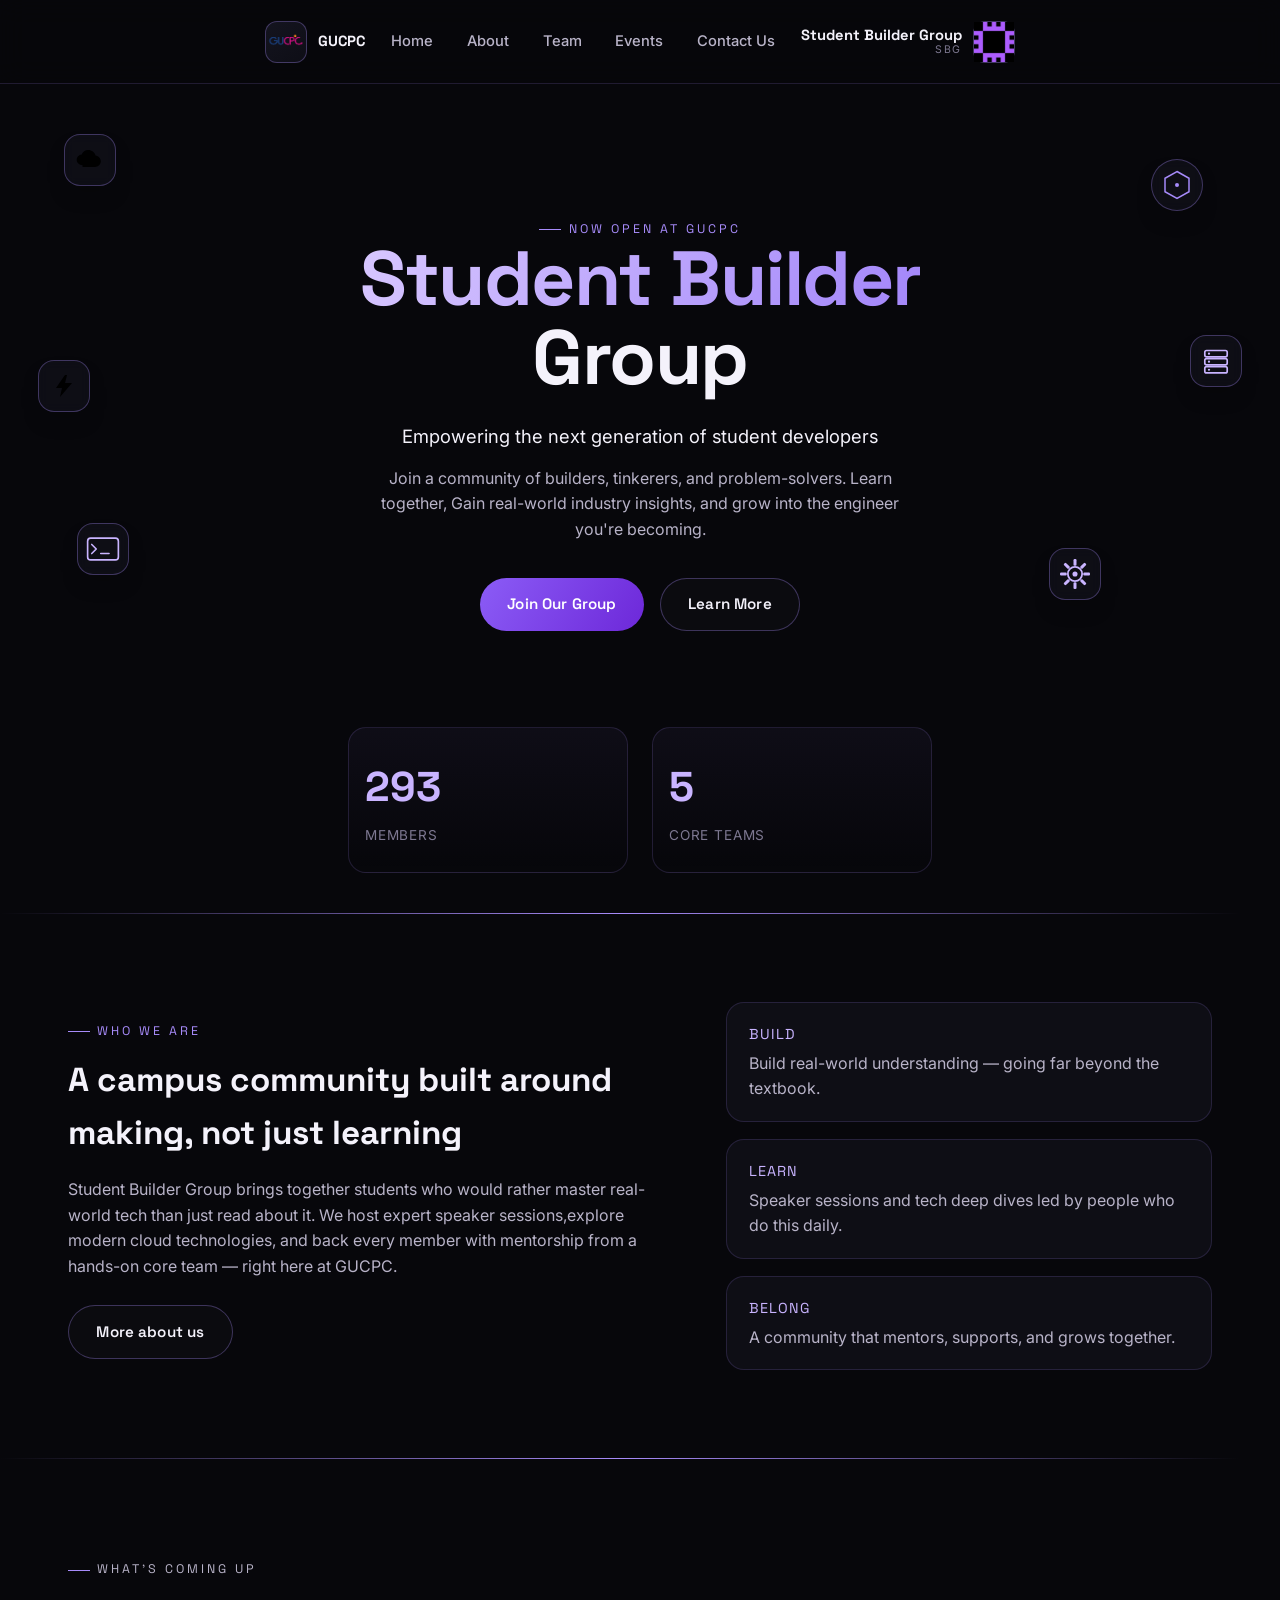
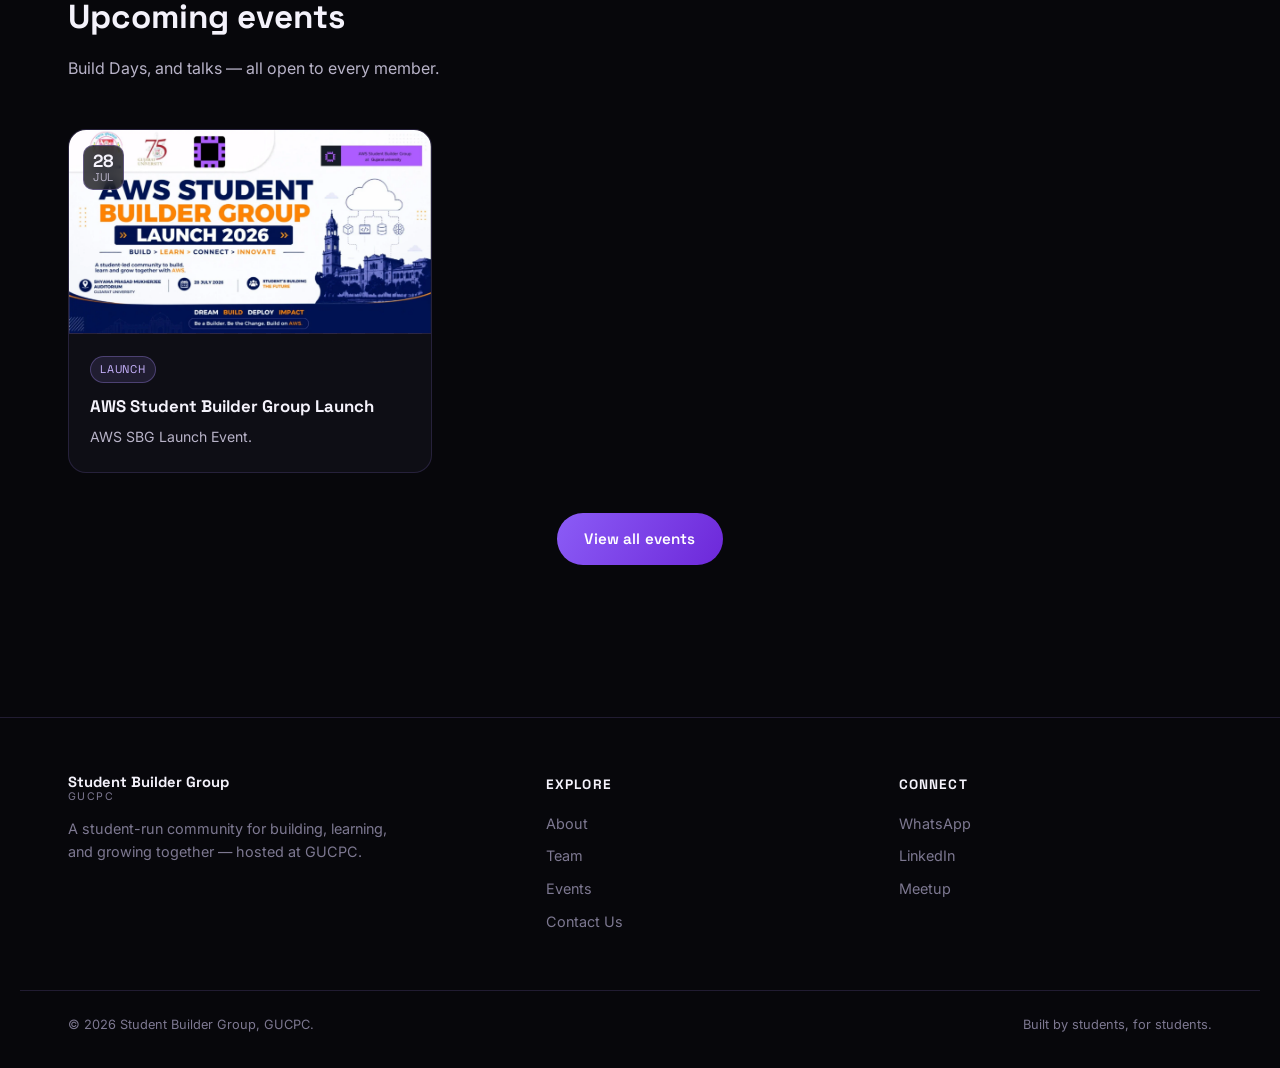
<file: Student-Builder-Group-GUCPC/index.html>
<!DOCTYPE html>
<html lang="en">

<head>
  <meta charset="UTF-8" />
  <meta name="viewport" content="width=device-width, initial-scale=1.0" />
  <title>Student Builder Group — GUCPC</title>
  <meta name="description"
    content="Student Builder Group at GUCPC — a student community for building, learning, and shipping real projects together." />
  <link rel="preconnect" href="https://fonts.googleapis.com">
  <link
    href="https://fonts.googleapis.com/css2?family=Space+Grotesk:wght@500;600;700&family=Inter:wght@400;500;600;700&display=swap"
    rel="stylesheet">
  <link rel="stylesheet" href="css/style.css" />
</head>

<body>

  <header class="nav">
    <div class="container">
      <div class="nav-brand-left">
        <div class="logo-badge"><a href="https://gucpc.in/"><img src=".\assets\cpclogo.png" alt="cpclogo"></a></div>
        <div class="logo-text">
          <strong>GUCPC</strong>
        </div>
      </div>

      <button class="nav-toggle" aria-label="Toggle navigation">
        <span></span><span></span><span></span>
      </button>

      <nav class="nav-links">
        <a href="/">Home</a>
        <a href="/about">About</a>
        <a href="/team">Team</a>
        <a href="/events">Events</a>
        <a href="/contact">Contact Us</a>
      </nav>

      <div class="nav-brand-right">
        <div class="logo-text">
          <strong>Student Builder Group</strong>
          <span>SBG</span>
        </div>
        <div class="logo-badge">
          <div>
            <a href="https://www.linkedin.com/company/aws-sbg-at-gujarat-university/posts/?feedView=all"><img src=".\assets\SBGlogo.jpg" alt="SBGlogo"></a>
          </div>
        </div>
      </div>
    </div>
  </header>

  <main>
    <!-- HERO -->
    <section class="hero">
      <div class="hero-decor" aria-hidden="true">
        <div class="decor-item decor-cloud" style="--top:8%; --left:5%; --dur:6s; --delay:0s;">
          <svg viewBox="0 0 64 40" width="34" height="22">
            <path
              d="M18 30c-6 0-11-4.6-11-10.3 0-5.2 4.1-9.5 9.4-10.2C18 4.3 23 1 28.7 1c6.6 0 12.2 4.4 13.7 10.4 5.6.7 9.9 5.3 9.9 10.8 0 6-5 10.8-11.3 10.8H18z" />
          </svg>
        </div>

        <div class="decor-item decor-hex" style="--top:12%; --right:6%; --dur:7.5s; --delay:0.4s;">
          <svg viewBox="0 0 60 60" width="30" height="30">
            <polygon points="30,3 54,16.5 54,43.5 30,57 6,43.5 6,16.5" fill="none" stroke="currentColor"
              stroke-width="3" />
            <circle cx="30" cy="30" r="4" fill="currentColor" />
          </svg>
        </div>

        <div class="decor-item decor-bolt" style="--top:44%; --left:3%; --dur:5.5s; --delay:0.8s;">
          <svg viewBox="0 0 24 24" width="24" height="24">
            <polygon points="13,1 4,14 10,14 8,23 20,9 13,9 15,1" />
          </svg>
        </div>

        <div class="decor-item decor-server" style="--top:40%; --right:3%; --dur:6.8s; --delay:0.2s;">
          <svg viewBox="0 0 40 40" width="28" height="28">
            <rect x="4" y="5" width="32" height="9" rx="2.5" fill="none" stroke="currentColor" stroke-width="2.4" />
            <rect x="4" y="16.5" width="32" height="9" rx="2.5" fill="none" stroke="currentColor" stroke-width="2.4" />
            <rect x="4" y="28" width="32" height="9" rx="2.5" fill="none" stroke="currentColor" stroke-width="2.4" />
            <circle cx="10" cy="9.5" r="1.6" fill="currentColor" />
            <circle cx="10" cy="21" r="1.6" fill="currentColor" />
            <circle cx="10" cy="32.5" r="1.6" fill="currentColor" />
          </svg>
        </div>

        <div class="decor-item decor-gear" style="--top:74%; --right:14%; --dur:14s; --delay:0s;">
          <svg viewBox="0 0 40 40" width="30" height="30">
            <g fill="currentColor">
              <rect x="18" y="0" width="4" height="9" rx="1.5" />
              <rect x="18" y="31" width="4" height="9" rx="1.5" />
              <rect x="18" y="0" width="4" height="9" rx="1.5" transform="rotate(45 20 20)" />
              <rect x="18" y="31" width="4" height="9" rx="1.5" transform="rotate(45 20 20)" />
              <rect x="18" y="0" width="4" height="9" rx="1.5" transform="rotate(90 20 20)" />
              <rect x="18" y="31" width="4" height="9" rx="1.5" transform="rotate(90 20 20)" />
              <rect x="18" y="0" width="4" height="9" rx="1.5" transform="rotate(135 20 20)" />
              <rect x="18" y="31" width="4" height="9" rx="1.5" transform="rotate(135 20 20)" />
            </g>
            <circle cx="20" cy="20" r="9.5" fill="none" stroke="currentColor" stroke-width="2.4" />
            <circle cx="20" cy="20" r="3.4" fill="currentColor" />
          </svg>
        </div>

        <div class="decor-item decor-terminal" style="--top:70%; --left:6%; --dur:7s; --delay:0.6s;">
          <svg viewBox="0 0 44 32" width="34" height="24">
            <rect x="1.5" y="1.5" width="41" height="29" rx="4" fill="none" stroke="currentColor" stroke-width="2.2" />
            <path d="M7 10l6 6-6 6" fill="none" stroke="currentColor" stroke-width="2.2" stroke-linecap="round"
              stroke-linejoin="round" />
            <line x1="19" y1="22" x2="30" y2="22" stroke="currentColor" stroke-width="2.2" stroke-linecap="round"
              class="decor-cursor" />
          </svg>
        </div>
      </div>

      <div class="container hero-inner">
        <p class="eyebrow reveal">Now open at GUCPC</p>
        <h1 class="hero-title reveal">
          <span class="gradient-text">Student Builder</span><br />
          Group
        </h1>
        <p class="hero-tagline reveal">Empowering the next generation of student developers</p>
        <p class="hero-desc reveal">
          Join a community of builders, tinkerers, and problem-solvers. Learn together,
          Gain real-world industry insights, and grow into the engineer you're becoming.
        </p>
        <div class="hero-actions reveal">
          <a href="/contact" class="btn btn-primary">Join Our Group</a>
          <a href="/about" class="btn btn-ghost">Learn More</a>
        </div>
      </div>
    </section>

    <!-- STATS -->
    <section class="stats-strip reveal">
      <div class="container stats-grid">
        <div class="stat"><span class="stat-num" data-count="293">0</span><span class="stat-label">Members</span></div>
        <div class="stat"><span class="stat-num" data-count="5">0</span><span class="stat-label">Core teams</span></div>
      </div>
    </section>

    <hr class="divider container" />

    <!-- ABOUT PREVIEW -->
    <section class="section about-preview">
      <div class="container about-preview-grid">
        <div class="reveal">
          <p class="eyebrow">Who we are</p>
          <h2>A campus community built around making, not just learning</h2>
          <p class="about-preview-text">
            Student Builder Group brings together students who would rather master real-world
            tech than just read about it. We host expert speaker sessions,explore modern cloud
            technologies, and back every member with mentorship from a hands-on core team — right here at GUCPC.
          </p>
          <a href="/about" class="btn btn-ghost">More about us</a>
        </div>
        <ul class="value-list reveal">
          <li><span class="value-index">Build</span>Build real-world understanding — going far beyond the textbook.</li>
          <li><span class="value-index">Learn</span>Speaker sessions and tech deep dives led by people who do this daily.</li>
          <li><span class="value-index">Belong</span>A community that mentors, supports, and grows together.</li>
        </ul>
      </div>
    </section>

    <hr class="divider container" />

    <!-- UPCOMING EVENTS PREVIEW -->
    <section class="section events-preview">
      <div class="container">
        <div class="section-head reveal">
          <p class="eyebrow">What's coming up</p>
          <h2>Upcoming events</h2>
          <p>Build Days, and talks — all open to every member.</p>
        </div>
        <div id="home-events-grid" class="events-preview-grid"></div>
        <div class="events-preview-cta reveal">
          <a href="/events" class="btn btn-primary">View all events</a>
        </div>
      </div>
    </section>
  </main>

  <footer class="site-footer">
    <div class="container footer-grid">
      <div class="footer-brand">
        <div class="logo-text">
          <strong>Student Builder Group</strong><span>GUCPC</span>
        </div>
        <p>A student-run community for building, learning, and growing together — hosted at GUCPC.</p>
      </div>
      <div class="footer-col">
        <h4>Explore</h4>
        <a href="/about">About</a>
        <a href="/team">Team</a>
        <a href="/events">Events</a>
        <a href="/contact">Contact Us</a>
      </div>
      <div class="footer-col">
        <h4>Connect</h4>
        <a href="#">WhatsApp</a>
        <a href="https://www.linkedin.com/company/aws-sbg-at-gujarat-university/posts/?feedView=all">LinkedIn</a>
        <a href="https://www.meetup.com/aws-sbg-at-gujarat-university/?eventOrigin=home_groups_you_are_in">Meetup</a>
      </div>
    </div>
    <div class="container footer-bottom">
      <span>&copy; <span id="year"></span> Student Builder Group, GUCPC.</span>
      <span>Built by students, for students.</span>
    </div>
  </footer>

  <script src="js/main.js"></script>
</body>

</html>
</file>
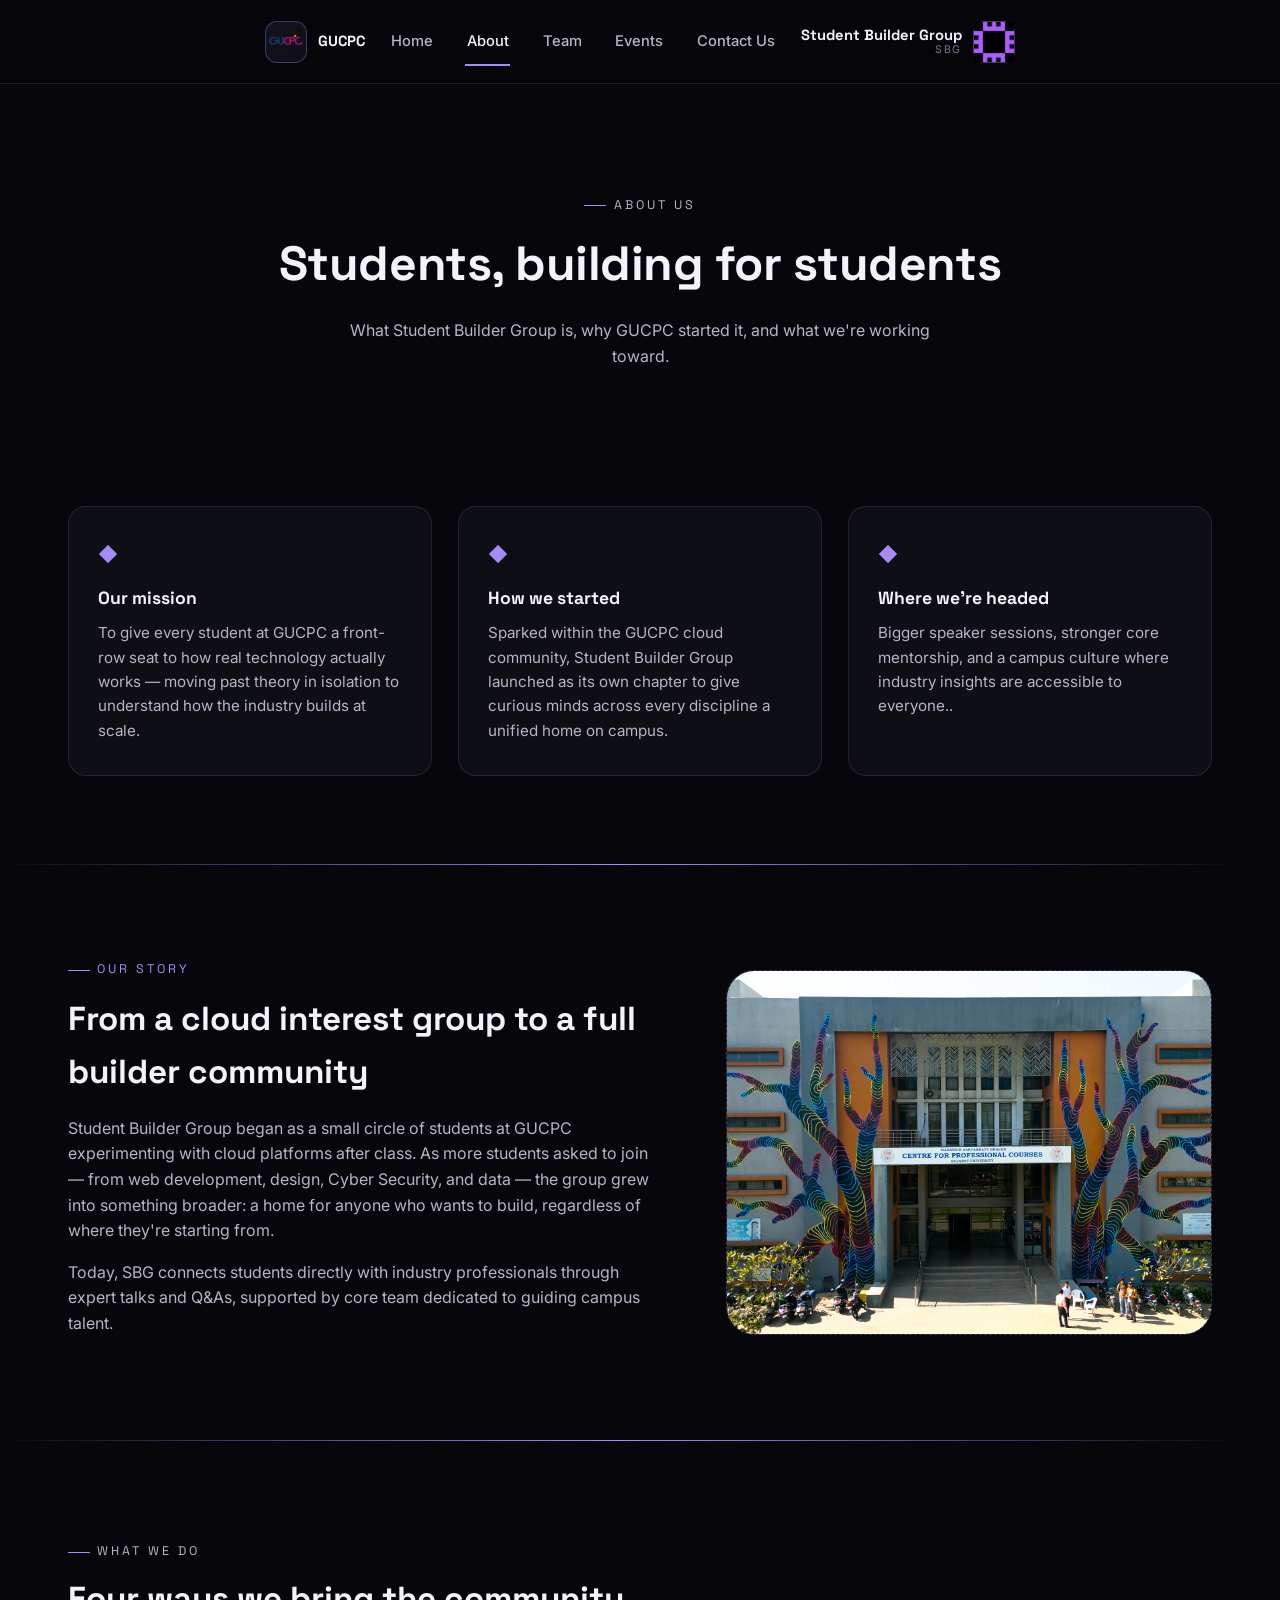
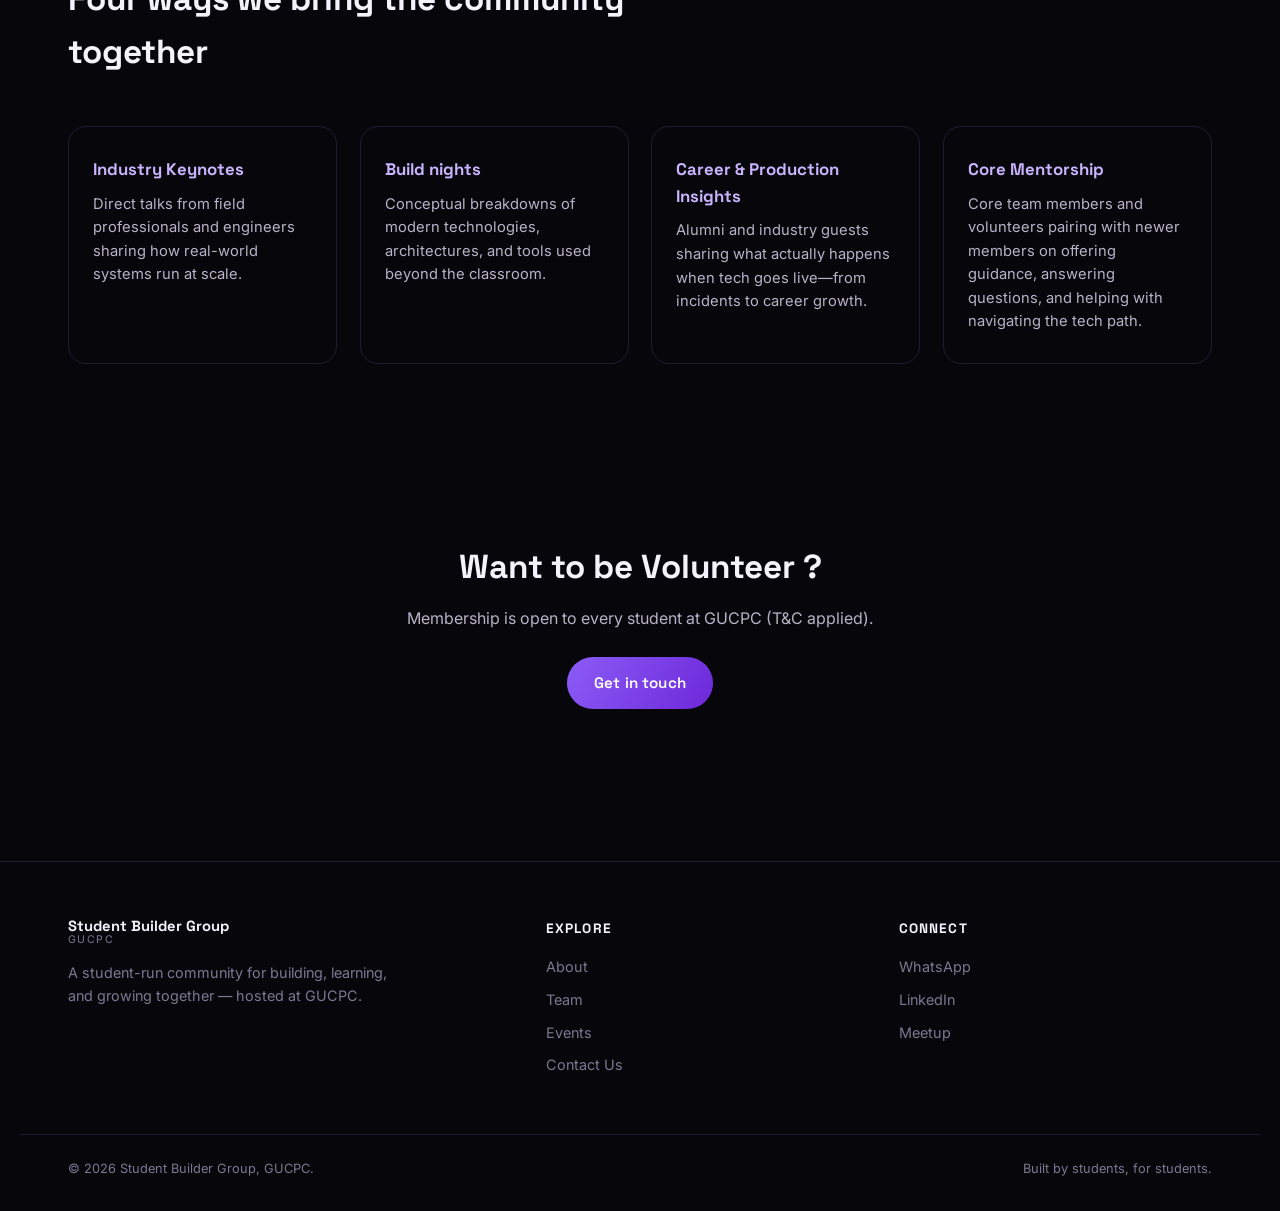
<file: Student-Builder-Group-GUCPC/about.html>
<!DOCTYPE html>
<html lang="en">

<head>
  <meta charset="UTF-8" />
  <meta name="viewport" content="width=device-width, initial-scale=1.0" />
  <title>About — Student Builder Group</title>
  <link rel="preconnect" href="https://fonts.googleapis.com">
  <link
    href="https://fonts.googleapis.com/css2?family=Space+Grotesk:wght@500;600;700&family=Inter:wght@400;500;600;700&display=swap"
    rel="stylesheet">
  <link rel="stylesheet" href="css/style.css" />
</head>

<body>

  <header class="nav">
    <div class="container">
      <div class="nav-brand-left">
        <div class="logo-badge"><a href="https://gucpc.in/"><img src=".\assets\cpclogo.png" alt="cpclogo"></a></div>
        <div class="logo-text"><strong>GUCPC</strong></div>
      </div>
      <button class="nav-toggle" aria-label="Toggle navigation"><span></span><span></span><span></span></button>
      <nav class="nav-links">
        <a href="/">Home</a>
        <a href="/about">About</a>
        <a href="/team">Team</a>
        <a href="/events">Events</a>
        <a href="/contact">Contact Us</a>
      </nav>
      <div class="nav-brand-right">
        <div class="logo-text"><strong>Student Builder Group</strong><span>SBG</span></div>
        <div class="logo-badge"><a href="https://www.linkedin.com/company/aws-sbg-at-gujarat-university/posts/?feedView=all"><img src=".\assets\SBGlogo.jpg" alt="SBGlogo"></a></div>
      </div>
    </div>
  </header>

  <main>
    <section class="page-header">
      <div class="container">
        <p class="eyebrow">About us</p>
        <h1>Students, building for students</h1>
        <p>What Student Builder Group is, why GUCPC started it, and what we're working toward.</p>
      </div>
    </section>

    <section class="section">
      <div class="container mission-grid">
        <div class="mission-card reveal">
          <span class="mission-icon">◆</span>
          <h3>Our mission</h3>
          <p>To give every student at GUCPC a front-row seat to how real technology actually
             works — moving past theory in isolation to understand how the industry builds at scale.</p>
        </div>
        <div class="mission-card reveal">
          <span class="mission-icon">◆</span>
          <h3>How we started</h3>
          <p>Sparked within the GUCPC cloud community, Student Builder Group launched as its own
             chapter to give curious minds across every discipline a unified home on campus.</p>
        </div>
        <div class="mission-card reveal">
          <span class="mission-icon">◆</span>
          <h3>Where we're headed</h3>
          <p>Bigger speaker sessions, stronger core mentorship, and a campus culture where industry insights are accessible to everyone..</p>
        </div>
      </div>
    </section>

    <hr class="divider container" />

    <section class="section story-section">
      <div class="container story-grid">
        <div class="reveal">
          <p class="eyebrow">Our story</p>
          <h2>From a cloud interest group to a full builder community</h2>
          <p class="story-text">
            Student Builder Group began as a small circle of students at GUCPC experimenting with
            cloud platforms after class. As more students asked to join — from web development,
            design, Cyber Security, and data — the group grew into something broader: a home for anyone who wants
            to build, regardless of where they're starting from.
          </p>
          <p class="story-text">
            Today, SBG connects students directly with industry professionals through expert talks
            and Q&As, supported by core team dedicated to guiding campus talent.
          </p>
        </div>
        <div class="story-media reveal">
          <div class="photo-placeholder">
              <img src=".\assets\aboutcpc.jpeg" alt="CPCphoto">
          </div>
        </div>
      </div>
    </section>

    <hr class="divider container" />

    <section class="section">
      <div class="section-head container reveal">
        <p class="eyebrow">What we do</p>
        <h2>Four ways we bring the community together</h2>
      </div>
      <div class="container do-grid">
        <div class="do-card reveal">
          <h3>Industry Keynotes</h3>
          <p>Direct talks from field professionals and engineers sharing how real-world systems run at scale.</p>
        </div>
        <div class="do-card reveal">
          <h3>Build nights</h3>
          <p>Conceptual breakdowns of modern technologies, architectures, and tools used beyond the classroom.</p>
        </div>
        <div class="do-card reveal">
          <h3>Career & Production Insights</h3>
          <p>Alumni and industry guests sharing what actually happens when tech goes live—from incidents to career growth.</p>
        </div>
        <div class="do-card reveal">
          <h3>Core Mentorship</h3>
          <p>Core team members and volunteers pairing with newer members on offering guidance, answering questions, and helping with navigating the tech path.</p>
        </div>
      </div>
    </section>

    <section class="section cta-section reveal">
      <div class="container cta-inner">
        <h2>Want to be Volunteer ?</h2>
        <p>Membership is open to every student at GUCPC (T&C applied).</p>
        <a href="/contact" class="btn btn-primary">Get in touch</a>
      </div>
    </section>
  </main>

  <footer class="site-footer">
    <div class="container footer-grid">
      <div class="footer-brand">
        <div class="logo-text"><strong>Student Builder Group</strong><span>GUCPC</span></div>
        <p>A student-run community for building, learning, and growing together — hosted at GUCPC.</p>
      </div>
      <div class="footer-col">
        <h4>Explore</h4>
        <a href="/about">About</a>
        <a href="/team">Team</a>
        <a href="/events">Events</a>
        <a href="/contact">Contact Us</a>
      </div>
      <div class="footer-col">
        <h4>Connect</h4>
        <a href="#">WhatsApp</a>
        <a href="https://www.linkedin.com/company/aws-sbg-at-gujarat-university/posts/?feedView=all">LinkedIn</a>
        <a href="https://www.meetup.com/aws-sbg-at-gujarat-university/?eventOrigin=home_groups_you_are_in">Meetup</a>
      </div>
    </div>
    <div class="container footer-bottom">
      <span>&copy; <span id="year"></span> Student Builder Group, GUCPC.</span>
      <span>Built by students, for students.</span>
    </div>
  </footer>

  <script src="js/main.js"></script>
</body>

</html>
</file>
<file: Student-Builder-Group-GUCPC/css/style.css>
/* ============================================================
   Student Builder Group — Design Tokens
   Display face: 'Space Grotesk' (geometric, technical, built for headings)
   Body face:    'Inter' (clean, neutral, highly legible)
   Palette:      near-black base, violet signal, warm mist accent
   ============================================================ */

:root {
  /* Core palette */
  --bg-void: #07070b;
  --bg-surface: #0e0e16;
  --bg-surface-2: #14141f;
  --bg-glass: rgba(20, 20, 31, 0.55);
  --border-hair: rgba(167, 139, 250, 0.16);
  --border-hair-strong: rgba(167, 139, 250, 0.32);

  --violet-100: #ece5ff;
  --violet-300: #c9b4ff;
  --violet-500: #a78bfa;
  --violet-600: #8b5cf6;
  --violet-700: #6d28d9;
  --violet-glow: rgba(139, 92, 246, 0.35);

  --text-primary: #f4f2fb;
  --text-secondary: #b8b3c8;
  --text-muted: #7d7891;

  --line-gradient: linear-gradient(90deg, transparent, var(--violet-500), transparent);
  --brand-gradient: linear-gradient(120deg, #d8c8ff 0%, #a78bfa 45%, #7c5cf0 100%);

  /* Type scale */
  --font-display: 'Space Grotesk', 'Segoe UI', sans-serif;
  --font-body: 'Inter', 'Segoe UI', sans-serif;

  --fs-hero: clamp(2.6rem, 6vw, 5rem);
  --fs-h1: clamp(2rem, 4vw, 3rem);
  --fs-h2: clamp(1.5rem, 2.6vw, 2.1rem);
  --fs-h3: 1.2rem;
  --fs-body: 1rem;
  --fs-small: 0.85rem;
  --fs-eyebrow: 0.78rem;

  /* Layout */
  --nav-height: 84px;
  --radius-s: 10px;
  --radius-m: 18px;
  --radius-l: 28px;
  --container: 1240px;
  --gutter: clamp(1.25rem, 4vw, 3rem);

  --ease-out: cubic-bezier(0.16, 1, 0.3, 1);
  --dur-fast: 0.25s;
  --dur-med: 0.5s;
  --dur-slow: 0.9s;
}

* {
  margin: 0;
  padding: 0;
  box-sizing: border-box;
}

html {
  scroll-behavior: smooth;
}

@media (prefers-reduced-motion: reduce) {
  html {
    scroll-behavior: auto;
  }
  *, *::before, *::after {
    animation-duration: 0.001ms !important;
    animation-iteration-count: 1 !important;
    transition-duration: 0.001ms !important;
    scroll-behavior: auto !important;
  }
}

html, body {
  max-width: 100%;
}

body {
  background: var(--bg-void);
  color: var(--text-primary);
  font-family: var(--font-body);
  line-height: 1.6;
  overflow-x: hidden;
  -webkit-font-smoothing: antialiased;
}

/* Belt-and-braces against any grid/flex item (card, stat, tab, etc.)
   forcing its track wider than the container on narrow screens —
   the default min-width:auto on grid/flex children is the #1 cause
   of silent horizontal overflow on mobile. */
.container,
.hero-inner,
.stats-grid > *,
.mission-grid > *,
.do-grid > *,
.team-grid > *,
.events-grid > *,
.events-preview-grid > *,
.value-list > *,
.footer-grid > *,
.contact-grid > *,
.team-tabs > * {
  min-width: 0;
}

h1, h2, h3, h4, h5, h6, p, a, span, li, label {
  overflow-wrap: break-word;
}

img {
  max-width: 100%;
  display: block;
}

a {
  color: inherit;
  text-decoration: none;
}

ul {
  list-style: none;
}

button {
  font-family: inherit;
  cursor: pointer;
  border: none;
  background: none;
  color: inherit;
}

:focus-visible {
  outline: 2px solid var(--violet-500);
  outline-offset: 3px;
  border-radius: 4px;
}

.container {
  max-width: var(--container);
  margin-inline: auto;
  padding-inline: var(--gutter);
}

.eyebrow {
  font-family: var(--font-display);
  font-size: var(--fs-eyebrow);
  letter-spacing: 0.24em;
  text-transform: uppercase;
  color: var(--violet-500);
  display: inline-flex;
  align-items: center;
  gap: 0.6em;
}

.eyebrow::before {
  content: '';
  width: 22px;
  height: 1px;
  background: var(--violet-500);
  display: inline-block;
}

.gradient-text {
  background: var(--brand-gradient);
  -webkit-background-clip: text;
  background-clip: text;
  color: transparent;
  background-size: 200% 200%;
  animation: gradientShift 8s ease infinite;
}

@keyframes gradientShift {
  0%, 100% { background-position: 0% 50%; }
  50% { background-position: 100% 50%; }
}

/* Reveal-on-scroll utility, toggled by main.js */
.reveal {
  opacity: 0;
  transform: translateY(28px);
  transition: opacity 0.8s var(--ease-out), transform 0.8s var(--ease-out);
}
.reveal.is-visible {
  opacity: 1;
  transform: translateY(0);
}

/* Buttons */
.btn {
  display: inline-flex;
  align-items: center;
  justify-content: center;
  gap: 0.5em;
  padding: 0.9em 1.8em;
  border-radius: 999px;
  font-family: var(--font-display);
  font-size: 0.95rem;
  font-weight: 600;
  letter-spacing: 0.01em;
  transition: transform var(--dur-fast) var(--ease-out), box-shadow var(--dur-fast) var(--ease-out), background var(--dur-fast);
  white-space: nowrap;
}
.btn-primary {
  background: linear-gradient(120deg, var(--violet-600), var(--violet-700));
  color: #fff;
  box-shadow: 0 0 0 0 var(--violet-glow);
}
.btn-primary:hover {
  transform: translateY(-2px);
  box-shadow: 0 12px 28px -8px var(--violet-glow);
}
.btn-ghost {
  border: 1px solid var(--border-hair-strong);
  color: var(--text-primary);
  background: rgba(255,255,255,0.02);
}
.btn-ghost:hover {
  border-color: var(--violet-500);
  background: rgba(167, 139, 250, 0.08);
  transform: translateY(-2px);
}

/* Placeholder photo block — replace by adding an <img> and deleting this element */
.photo-placeholder {
  display: flex;
  align-items: center;
  justify-content: center;
  width: 100%;
  height: 100%;
  min-height: 100px;
  overflow: hidden;
  border: 1px dashed var(--border-hair-strong);
  border-radius: inherit;
  background: repeating-linear-gradient(
    135deg,
    rgba(167,139,250,0.05) 0 10px,
    transparent 10px 20px
  );
}

.photo-placeholder img {
  width: 100%;
  height: 100%;
  object-fit: cover;      /* Fill the container */
  object-position: center;
  display: block;
}
/* ============================================================
   Shared layout — nav, footer, dot-grid canvas, generic sections
   ============================================================ */

/* ---------- Navigation ---------- */
.nav {
  position: sticky;
  top: 0;
  z-index: 100;
  height: var(--nav-height);
  display: flex;
  align-items: center;
  background: rgba(7, 7, 11, 0.72);
  backdrop-filter: blur(14px);
  -webkit-backdrop-filter: blur(14px);
  border-bottom: 1px solid var(--border-hair);
}

.nav .container {
  display: flex;
  align-items: center;
  justify-content: space-between;
  gap: 1.5rem;
}

.nav-brand-left, .nav-brand-right {
  display: flex;
  align-items: center;
  gap: 0.7rem;
  flex-shrink: 0;
}

.logo-badge {
  width: 42px;
  height: 42px;
  border-radius: 12px;
  display: flex;
  align-items: center;
  justify-content: center;
  font-family: var(--font-display);
  font-weight: 700;
  font-size: 0.72rem;
  letter-spacing: 0.02em;
  background: linear-gradient(145deg, var(--bg-surface-2), var(--bg-surface));
  border: 1px solid var(--border-hair-strong);
  color: var(--violet-300);
}

.logo-text {
  display: flex;
  flex-direction: column;
  line-height: 1.15;
}
.logo-text strong {
  font-family: var(--font-display);
  font-size: 0.92rem;
  color: var(--text-primary);
}
.logo-text span {
  font-size: 0.66rem;
  letter-spacing: 0.14em;
  text-transform: uppercase;
  color: var(--text-muted);
}

.nav-brand-right {
  justify-content: flex-end;
}
.nav-brand-right .logo-text {
  text-align: right;
  align-items: flex-end;
}

.nav-links {
  display: flex;
  align-items: center;
  gap: clamp(1rem, 2.4vw, 2.1rem);
  flex-wrap: nowrap;
}

.nav-links a {
  position: relative;
  font-size: 0.92rem;
  font-weight: 500;
  color: var(--text-secondary);
  padding: 0.4rem 0.1rem;
  transition: color var(--dur-fast);
}
.nav-links a::after {
  content: '';
  position: absolute;
  left: 0;
  bottom: -6px;
  width: 100%;
  height: 2px;
  background: var(--violet-500);
  transform: scaleX(0);
  transform-origin: left;
  transition: transform var(--dur-fast) var(--ease-out);
}
.nav-links a:hover {
  color: var(--text-primary);
}
.nav-links a:hover::after {
  transform: scaleX(1);
}
.nav-links a.active {
  color: var(--text-primary);
}
.nav-links a.active::after {
  transform: scaleX(1);
}

.nav-toggle {
  display: none;
  flex-direction: column;
  gap: 5px;
  padding: 8px;
}
.nav-toggle span {
  width: 22px;
  height: 2px;
  background: var(--text-primary);
  transition: transform var(--dur-fast), opacity var(--dur-fast);
}

@media (max-width: 880px) {
  .nav-toggle { display: flex; }
  .nav-links {
    position: fixed;
    top: var(--nav-height);
    left: 0;
    right: 0;
    flex-direction: column;
    align-items: flex-start;
    gap: 0;
    background: var(--bg-surface);
    border-bottom: 1px solid var(--border-hair);
    max-height: 0;
    overflow: hidden;
    transition: max-height var(--dur-med) var(--ease-out);
  }
  .nav-links.open {
    max-height: 400px;
  }
  .nav-links a {
    width: 100%;
    padding: 1rem var(--gutter);
    border-bottom: 1px solid var(--border-hair);
  }
  .nav-brand-right .logo-text { display: none; }
}

/* ---------- Generic page header (About / Team / Events / Contact) ---------- */
.page-header {
  padding: clamp(3.5rem, 8vw, 6rem) 0 3rem;
  text-align: center;
}
.page-header h1 {
  font-family: var(--font-display);
  font-size: var(--fs-h1);
  margin-top: 0.6rem;
  letter-spacing: -0.01em;
}
.page-header p {
  max-width: 620px;
  margin: 1rem auto 0;
  color: var(--text-secondary);
}

/* ---------- Section shell ---------- */
.section {
  padding: clamp(3rem, 7vw, 5.5rem) 0;
  position: relative;
}
.section-head {
  margin-bottom: clamp(2rem, 5vw, 3rem);
}
.section-head h2 {
  font-family: var(--font-display);
  font-size: var(--fs-h2);
  margin-top: 0.6rem;
  max-width: 640px;
}
.section-head p {
  color: var(--text-secondary);
  max-width: 560px;
  margin-top: 0.8rem;
}

.divider {
  height: 1px;
  background: var(--line-gradient);
  border: none;
  margin: 0;
}

/* ---------- Footer ---------- */
.site-footer {
  border-top: 1px solid var(--border-hair);
  padding: 3.5rem 0 2rem;
  margin-top: clamp(2rem, 6vw, 4rem);
}
.footer-grid {
  display: grid;
  grid-template-columns: 1.4fr 1fr 1fr;
  gap: 2.5rem;
}
.footer-brand p {
  color: var(--text-muted);
  font-size: 0.9rem;
  margin-top: 0.9rem;
  max-width: 320px;
}
.footer-col h4 {
  font-family: var(--font-display);
  font-size: 0.85rem;
  letter-spacing: 0.08em;
  text-transform: uppercase;
  color: var(--text-primary);
  margin-bottom: 1rem;
}
.footer-col a, .footer-col li {
  color: var(--text-muted);
  font-size: 0.9rem;
  margin-bottom: 0.6rem;
  display: block;
  transition: color var(--dur-fast);
}
.footer-col a:hover {
  color: var(--violet-300);
}
.footer-bottom {
  margin-top: 3rem;
  padding-top: 1.5rem;
  border-top: 1px solid var(--border-hair);
  display: flex;
  justify-content: space-between;
  flex-wrap: wrap;
  gap: 0.6rem;
  font-size: 0.8rem;
  color: var(--text-muted);
}

@media (max-width: 760px) {
  .footer-grid {
    grid-template-columns: 1fr;
    gap: 2rem;
  }
}

/* ---------- Reusable badge / tag ---------- */
.tag {
  display: inline-block;
  font-family: var(--font-display);
  font-size: 0.7rem;
  letter-spacing: 0.08em;
  text-transform: uppercase;
  padding: 0.3em 0.8em;
  border-radius: 999px;
  background: rgba(167, 139, 250, 0.12);
  border: 1px solid var(--border-hair-strong);
  color: var(--violet-300);
}
/* ============================================================
   Home page
   ============================================================ */

.hero {
  padding: clamp(4rem, 12vw, 8rem) 0 clamp(3rem, 8vw, 5rem);
  text-align: center;
  position: relative;
  overflow: hidden;
}

/* ---------- Hero background decoration ----------
   A handful of small cloud/dev themed badges drifting gently behind
   the hero copy — purely decorative, never intercepts clicks. */
.hero-decor {
  position: absolute;
  inset: 0;
  z-index: 0;
  pointer-events: none;
}

.decor-item {
  position: absolute;
  top: var(--top, 20%);
  left: var(--left, auto);
  right: var(--right, auto);
  bottom: var(--bottom, auto);
  width: 52px;
  height: 52px;
  display: flex;
  align-items: center;
  justify-content: center;
  border-radius: 16px;
  background: var(--bg-glass);
  border: 1px solid var(--border-hair-strong);
  color: var(--violet-300);
  box-shadow: 0 12px 26px -14px rgba(0, 0, 0, 0.55);
  backdrop-filter: blur(6px);
  animation: decorFloat var(--dur, 6s) ease-in-out var(--delay, 0s) infinite;
}

.decor-hex {
  border-radius: 999px;
  color: var(--violet-500);
}

.decor-gear {
  animation: decorFloat var(--dur, 6s) ease-in-out var(--delay, 0s) infinite,
             decorSpin 18s linear infinite;
}

.decor-cursor {
  animation: decorBlink 1.1s steps(1) infinite;
}

@keyframes decorFloat {
  0%, 100% { transform: translateY(0); }
  50% { transform: translateY(-16px); }
}

@keyframes decorSpin {
  from { transform: rotate(0deg); }
  to { transform: rotate(360deg); }
}

@keyframes decorBlink {
  0%, 100% { opacity: 1; }
  50% { opacity: 0.15; }
}

@media (prefers-reduced-motion: reduce) {
  .decor-item, .decor-gear, .decor-cursor {
    animation: none;
  }
}

/* keep decorations out of the way on narrow screens where there's
   no room for them beside the hero copy */
@media (max-width: 700px) {
  .hero-decor { display: none; }
}

.hero-inner {
  max-width: 880px;
  position: relative;
  z-index: 1;
}

.hero-title {
  font-family: var(--font-display);
  font-size: var(--fs-hero);
  font-weight: 700;
  line-height: 1.02;
  letter-spacing: -0.02em;
}

.hero-sub {
  font-family: var(--font-display);
  font-weight: 500;
  font-size: clamp(1.4rem, 3vw, 2rem);
  color: var(--text-secondary);
  letter-spacing: 0.03em;
  margin-top: 0.6rem;
}

.hero-tagline {
  margin-top: 1.6rem;
  font-size: 1.15rem;
  color: var(--text-primary);
}

.hero-desc {
  margin: 0.9rem auto 0;
  max-width: 560px;
  color: var(--text-secondary);
}

.hero-actions {
  margin-top: 2.2rem;
  display: flex;
  justify-content: center;
  gap: 1rem;
  flex-wrap: wrap;
}

/* Stats */
.stats-strip {
  padding: 1rem 0 2.5rem;
}
.stats-grid {
    display: grid;
    grid-template-columns: repeat(auto-fit, minmax(220px, 280px));
    justify-content: center;
    gap: 1.5rem;
}
.stat {
  display: flex;
  flex-direction: column;
  gap: 0.3rem;
  padding: 1.6rem 1rem;
  border: 1px solid var(--border-hair);
  border-radius: var(--radius-m);
  background: linear-gradient(180deg, rgba(167,139,250,0.05), transparent);
}
.stat-num {
  font-family: var(--font-display);
  font-size: clamp(1.8rem, 3.4vw, 2.6rem);
  font-weight: 700;
  color: var(--violet-300);
}
.stat-label {
  font-size: 0.85rem;
  color: var(--text-muted);
  text-transform: uppercase;
  letter-spacing: 0.06em;
}

@media (max-width: 700px) {
  .stats-grid { grid-template-columns: repeat(2, 1fr); }
}

/* About preview */
.about-preview-grid {
  display: grid;
  grid-template-columns: 1.1fr 0.9fr;
  gap: clamp(2rem, 5vw, 4rem);
  align-items: center;
}
.about-preview-grid h2 {
  font-family: var(--font-display);
  font-size: var(--fs-h2);
  margin: 0.7rem 0 1.1rem;
}
.about-preview-text {
  color: var(--text-secondary);
  margin-bottom: 1.6rem;
}

.value-list {
  display: flex;
  flex-direction: column;
  gap: 1.1rem;
}
.value-list li {
  padding: 1.2rem 1.4rem;
  border: 1px solid var(--border-hair);
  border-radius: var(--radius-m);
  color: var(--text-secondary);
  background: var(--bg-glass);
  transition: border-color var(--dur-fast), transform var(--dur-fast);
}
.value-list li:hover {
  border-color: var(--border-hair-strong);
  transform: translateX(4px);
}
.value-index {
  display: block;
  font-family: var(--font-display);
  color: var(--violet-300);
  font-size: 0.9rem;
  letter-spacing: 0.06em;
  text-transform: uppercase;
  margin-bottom: 0.3rem;
}

@media (max-width: 820px) {
  .about-preview-grid { grid-template-columns: 1fr; }
}

/* Events preview (reuses .event-card styles from events.css) */
.events-preview-grid {
  display: grid;
  grid-template-columns: repeat(3, 1fr);
  gap: 1.6rem;
}
.events-preview-cta {
  display: flex;
  justify-content: center;
  margin-top: 2.5rem;
}

@media (max-width: 980px) {
  .events-preview-grid { grid-template-columns: repeat(2, 1fr); }
}
@media (max-width: 680px) {
  .events-preview-grid { grid-template-columns: 1fr; }
}
/* ============================================================
   About page
   ============================================================ */

.mission-grid {
  display: grid;
  grid-template-columns: repeat(3, 1fr);
  gap: 1.6rem;
}
.mission-card {
  padding: 2rem 1.8rem;
  border: 1px solid var(--border-hair);
  border-radius: var(--radius-m);
  background: var(--bg-glass);
  transition: border-color var(--dur-fast), transform var(--dur-fast);
}
.mission-card:hover {
  border-color: var(--border-hair-strong);
  transform: translateY(-4px);
}
.mission-icon {
  color: var(--violet-500);
  font-size: 1.2rem;
}
.mission-card h3 {
  font-family: var(--font-display);
  margin: 0.9rem 0 0.6rem;
  font-size: 1.1rem;
}
.mission-card p {
  color: var(--text-secondary);
  font-size: 0.95rem;
}

.story-grid {
  display: grid;
  grid-template-columns: 1.1fr 0.9fr;
  gap: clamp(2rem, 5vw, 4rem);
  align-items: center;
}
.story-grid h2 {
  font-family: var(--font-display);
  font-size: var(--fs-h2);
  margin: 0.7rem 0 1.1rem;
}
.story-text {
  color: var(--text-secondary);
  margin-bottom: 1rem;
}
.story-media .photo-placeholder {
    aspect-ratio: 4 / 3;
    border-radius: var(--radius-l);
    overflow: hidden;
}

.story-media .photo-placeholder img {
    width: 100%;
    height: 100%;
    display: block;
    object-fit: cover;
}

@media (max-width: 820px) {
  .mission-grid { grid-template-columns: 1fr; }
  .story-grid { grid-template-columns: 1fr; }
}

.do-grid {
  display: grid;
  grid-template-columns: repeat(4, 1fr);
  gap: 1.4rem;
}
.do-card {
  padding: 1.8rem 1.5rem;
  border: 1px solid var(--border-hair);
  border-radius: var(--radius-m);
  transition: border-color var(--dur-fast), transform var(--dur-fast), background var(--dur-fast);
}
.do-card:hover {
  border-color: var(--border-hair-strong);
  background: rgba(167, 139, 250, 0.05);
  transform: translateY(-4px);
}
.do-card h3 {
  font-family: var(--font-display);
  font-size: 1.05rem;
  margin-bottom: 0.6rem;
  color: var(--violet-300);
}
.do-card p {
  color: var(--text-secondary);
  font-size: 0.92rem;
}

@media (max-width: 980px) {
  .do-grid { grid-template-columns: repeat(2, 1fr); }
}
@media (max-width: 560px) {
  .do-grid { grid-template-columns: 1fr; }
}

.cta-section {
  text-align: center;
}
.cta-inner h2 {
  font-family: var(--font-display);
  font-size: var(--fs-h2);
}
.cta-inner p {
  color: var(--text-secondary);
  margin: 0.8rem 0 1.6rem;
}
/* ============================================================
   Team page
   ============================================================ */

.team-tabs {
  display: flex;
  gap: 0.6rem;
  flex-wrap: wrap;
  margin-bottom: 2.5rem;
}
.team-tab {
  padding: 0.6em 1.3em;
  border-radius: 999px;
  border: 1px solid var(--border-hair);
  font-family: var(--font-display);
  font-size: 0.85rem;
  color: var(--text-secondary);
  transition: border-color var(--dur-fast), color var(--dur-fast), background var(--dur-fast);
}
.team-tab:hover {
  color: var(--text-primary);
  border-color: var(--border-hair-strong);
}
.team-tab.active {
  background: linear-gradient(120deg, var(--violet-600), var(--violet-700));
  border-color: transparent;
  color: #fff;
}

.team-status {
  color: var(--text-muted);
  font-size: 0.9rem;
  display: none;
}
.team-status.visible {
  display: block;
  margin-bottom: 2rem;
}

.team-block {
  margin-bottom: clamp(2.5rem, 6vw, 3.5rem);
}
.team-block-title {
  font-family: var(--font-display);
  font-size: 1.25rem;
  margin-bottom: 1.4rem;
  padding-bottom: 0.8rem;
  border-bottom: 1px solid var(--border-hair);
}

/* auto-fit instead of a fixed column count: a category with fewer
   members (e.g. 3 speakers) fills the row evenly instead of leaving
   a lopsided empty column on the right. minmax(min(220px,100%),1fr)
   caps the floor at the container width so a single column can
   never force the grid wider than its parent on narrow screens. */
.team-grid {
  display: grid;
  grid-template-columns: repeat(auto-fit, minmax(min(220px, 100%), 1fr));
  gap: 1.4rem;
  align-items: stretch;
}

.team-card {
  display: flex;
  flex-direction: column;
  min-width: 0;
  height: 100%;
  border: 1px solid var(--border-hair);
  border-radius: var(--radius-m);
  padding: 1.4rem;
  background: var(--bg-glass);
  transition: transform var(--dur-fast) var(--ease-out), border-color var(--dur-fast), box-shadow var(--dur-fast);
}
.team-card:hover {
  transform: translateY(-6px);
  border-color: var(--border-hair-strong);
  box-shadow: 0 16px 32px -16px rgba(0,0,0,0.5);
}
.team-card .photo-placeholder {
  aspect-ratio: 1 / 1;
  border-radius: var(--radius-s);
  margin-bottom: 1rem;
}
.team-card h3 {
  font-family: var(--font-display);
  font-size: 1rem;
  line-height: 1.3;
  overflow-wrap: anywhere;
}
.team-card .role {
  color: var(--violet-300);
  font-size: 0.82rem;
  margin: 0.15rem 0 0.6rem;
  text-transform: uppercase;
  letter-spacing: 0.05em;
}
.team-card .bio {
  color: var(--text-muted);
  font-size: 0.85rem;
  overflow-wrap: anywhere;
  /* clamp to 3 lines so bios of different lengths don't leave cards
     in the same row at visibly different heights */
  display: -webkit-box;
  -webkit-box-orient: vertical;
  -webkit-line-clamp: 3;
  overflow: hidden;
  margin-top: auto;
}

@media (max-width: 480px) {
  .team-grid { grid-template-columns: 1fr; }
}

/* ---------- Leader / Core Team / Volunteers sizing tiers ----------
   Add these modifier classes to the .team-grid wrapping each block:
   - .leader-row      → single leader card, centered, largest
   - .core-row        → 3 across, slightly smaller than the leader
   - .volunteer-row   → 4 across, smaller than core but only a bit
   ------------------------------------------------------------------ */

/* LEADER: one centered card, normal size — just a modest step up from core */
.team-grid.leader-row {
  grid-template-columns: minmax(0, 300px);
  justify-content: center;
}
.team-grid.leader-row .team-card {
  padding: 1.7rem;
}
.team-grid.leader-row .team-card .photo-placeholder {
  aspect-ratio: 1 / 1;
  margin-bottom: 1rem;
}
.team-grid.leader-row .team-card h3 {
  font-size: 1.15rem;
}
.team-grid.leader-row .team-card .role {
  font-size: 0.86rem;
}
.team-grid.leader-row .team-card .bio {
  font-size: 0.9rem;
  -webkit-line-clamp: 4;
}

/* CORE TEAM: exactly 3 per row, fixed width so it's reliably smaller than the leader */
.team-grid.core-row {
  grid-template-columns: repeat(3, minmax(0, 250px));
  justify-content: center;
}
.team-grid.core-row .team-card {
  padding: 1.4rem;
}
.team-grid.core-row .team-card h3 {
  font-size: 1rem;
}
.team-grid.core-row .team-card .bio {
  font-size: 0.85rem;
}

/* VOLUNTEERS: 4 per row, fixed width, a bit smaller again than core */
.team-grid.volunteer-row {
  grid-template-columns: repeat(4, minmax(0, 210px));
  justify-content: center;
}
.team-grid.volunteer-row .team-card {
  padding: 1.15rem;
}
.team-grid.volunteer-row .team-card h3 {
  font-size: 0.92rem;
}
.team-grid.volunteer-row .team-card .role {
  font-size: 0.75rem;
}
.team-grid.volunteer-row .team-card .bio {
  font-size: 0.8rem;
  -webkit-line-clamp: 3;
}

@media (max-width: 980px) {
  .team-grid.core-row { grid-template-columns: repeat(2, minmax(0, 250px)); }
  .team-grid.volunteer-row { grid-template-columns: repeat(3, minmax(0, 210px)); }
}
@media (max-width: 700px) {
  .team-grid.volunteer-row { grid-template-columns: repeat(2, minmax(0, 210px)); }
}
@media (max-width: 480px) {
  .team-grid.leader-row,
  .team-grid.core-row,
  .team-grid.volunteer-row {
    grid-template-columns: minmax(0, 1fr);
  }
}
/* ============================================================
   Events page — card grid + expand-in-place modal
   ============================================================ */

.events-grid {
  display: grid;
  grid-template-columns: repeat(3, 1fr);
  gap: 1.8rem;
}

@media (max-width: 980px) {
  .events-grid { grid-template-columns: repeat(2, 1fr); }
}
@media (max-width: 680px) {
  .events-grid { grid-template-columns: 1fr; }
}

/* Card — medium size, fully clickable */
.event-card {
  display: block;
  max-width: 380px;
  margin-inline: auto;
  border: 1px solid var(--border-hair);
  border-radius: var(--radius-m);
  background: var(--bg-glass);
  overflow: hidden;
  cursor: pointer;
  transition: transform var(--dur-fast) var(--ease-out), border-color var(--dur-fast), box-shadow var(--dur-fast) var(--ease-out);
}
.event-card:hover,
.event-card:focus-visible {
  transform: translateY(-8px);
  border-color: var(--border-hair-strong);
  box-shadow: 0 24px 48px -20px var(--violet-glow);
}

.event-card-media {
  position: relative;
  aspect-ratio: 16 / 9;
}
.event-card-media .photo-placeholder {
  border-radius: 0;
  border: none;
  border-bottom: 1px solid var(--border-hair);
}
.event-date-chip {
  position: absolute;
  top: 0.9rem;
  left: 0.9rem;
  display: flex;
  flex-direction: column;
  align-items: center;
  line-height: 1.1;
  padding: 0.5em 0.8em;
  border-radius: var(--radius-s);
  background: rgba(7, 7, 11, 0.75);
  backdrop-filter: blur(6px);
  border: 1px solid var(--border-hair-strong);
  font-family: var(--font-display);
  font-size: 0.7rem;
  text-transform: uppercase;
  color: var(--text-secondary);
}
.event-date-chip strong {
  font-size: 1.1rem;
  color: var(--text-primary);
}

.event-card-body {
  padding: 1.3rem 1.3rem 1.5rem;
}
.event-card-body .tag {
  margin-bottom: 0.8rem;
}
.event-card-body h3 {
  font-family: var(--font-display);
  font-size: 1.05rem;
  margin-bottom: 0.5rem;
  line-height: 1.3;
}
.event-card-body p {
  color: var(--text-secondary);
  font-size: 0.88rem;
}

.fetch-error {
  color: var(--text-muted);
}

/* ---------- Modal (expand in place) ---------- */
.event-modal {
  position: fixed;
  inset: 0;
  z-index: 200;
  display: flex;
  align-items: center;
  justify-content: center;
  padding: clamp(1rem, 4vw, 3rem);
  opacity: 0;
  pointer-events: none;
  transition: opacity var(--dur-med) var(--ease-out);
}
.event-modal.open {
  opacity: 1;
  pointer-events: auto;
}
.event-modal-backdrop {
  position: absolute;
  inset: 0;
  background: rgba(4, 4, 8, 0.78);
  backdrop-filter: blur(6px);
}

.event-modal-panel {
  position: relative;
  z-index: 1;
  width: min(880px, 100%);
  max-height: 88vh;
  overflow-y: auto;
  background: var(--bg-surface);
  border: 1px solid var(--border-hair-strong);
  border-radius: var(--radius-l);
  display: grid;
  grid-template-columns: 1fr;
  transform: scale(0.94) translateY(16px);
  transition: transform var(--dur-med) var(--ease-out);
  box-shadow: 0 40px 80px -24px rgba(0,0,0,0.6);
}
.event-modal.open .event-modal-panel {
  transform: scale(1) translateY(0);
}

.event-modal-media {
  position: relative;
  aspect-ratio: 21 / 9;
}
.event-modal-media .photo-placeholder {
  border-radius: var(--radius-l) var(--radius-l) 0 0;
  border: none;
}
.event-modal-media .tag {
  position: absolute;
  bottom: 1rem;
  left: 1.4rem;
}

.event-modal-close {
  position: absolute;
  top: 1rem;
  right: 1rem;
  z-index: 2;
  width: 40px;
  height: 40px;
  border-radius: 50%;
  display: flex;
  align-items: center;
  justify-content: center;
  background: rgba(7, 7, 11, 0.7);
  border: 1px solid var(--border-hair-strong);
  color: var(--text-primary);
  font-size: 1rem;
  transition: background var(--dur-fast), transform var(--dur-fast);
}
.event-modal-close:hover {
  background: var(--violet-700);
  transform: rotate(90deg);
}

.event-modal-body {
  padding: clamp(1.6rem, 4vw, 2.6rem);
}
.event-modal-body h2 {
  font-family: var(--font-display);
  font-size: clamp(1.4rem, 3vw, 1.9rem);
  margin-bottom: 1.2rem;
}
.event-modal-meta {
  display: flex;
  flex-wrap: wrap;
  gap: 1.6rem;
  margin-bottom: 1.4rem;
  padding-bottom: 1.4rem;
  border-bottom: 1px solid var(--border-hair);
}
.event-modal-meta li {
  display: flex;
  flex-direction: column;
  gap: 0.2rem;
  font-size: 0.9rem;
}
.event-modal-meta strong {
  font-family: var(--font-display);
  font-size: 0.72rem;
  text-transform: uppercase;
  letter-spacing: 0.08em;
  color: var(--text-muted);
}
.event-modal-meta span {
  color: var(--text-primary);
}
.event-modal-body p#modal-description {
  color: var(--text-secondary);
  margin-bottom: 1.8rem;
}

body.modal-open {
  overflow: hidden;
}
/* ============================================================
   Contact page
   ============================================================ */

.contact-grid {
  display: grid;
  grid-template-columns: 1.4fr 1fr;
  gap: clamp(2rem, 5vw, 3.5rem);
  align-items: start;
}

.contact-form {
  display: flex;
  flex-direction: column;
  gap: 1.3rem;
  padding: clamp(1.6rem, 4vw, 2.4rem);
  border: 1px solid var(--border-hair);
  border-radius: var(--radius-l);
  background: var(--bg-glass);
}

.form-row {
  display: flex;
  flex-direction: column;
  gap: 0.5rem;
}
.form-row label {
  font-family: var(--font-display);
  font-size: 0.8rem;
  letter-spacing: 0.05em;
  text-transform: uppercase;
  color: var(--text-muted);
}
.form-row input,
.form-row textarea {
  width: 100%;
  padding: 0.85em 1em;
  border-radius: var(--radius-s);
  border: 1px solid var(--border-hair);
  background: rgba(255, 255, 255, 0.02);
  color: var(--text-primary);
  font-family: var(--font-body);
  font-size: 0.95rem;
  transition: border-color var(--dur-fast), background var(--dur-fast);
  resize: vertical;
}
.form-row input:focus,
.form-row textarea:focus {
  border-color: var(--violet-500);
  background: rgba(167, 139, 250, 0.05);
}
.form-row input::placeholder,
.form-row textarea::placeholder {
  color: var(--text-muted);
}

.form-submit {
  align-self: flex-start;
  margin-top: 0.4rem;
}

.form-note {
  font-size: 0.88rem;
  color: var(--violet-300);
  min-height: 1.2em;
}

.contact-info {
  display: flex;
  flex-direction: column;
  gap: 1.2rem;
}
.info-card {
  flex: 1;
  display: flex;
  flex-direction: column;
  justify-content: center;
  gap: 0.5rem;
  padding: 1.6rem 1.7rem;
  border: 1px solid var(--border-hair);
  border-radius: var(--radius-m);
  background: var(--bg-glass);
  transition: border-color var(--dur-fast), transform var(--dur-fast);
}
.info-card:hover {
  border-color: var(--border-hair-strong);
  transform: translateY(-3px);
}
.info-card h3 {
  font-family: var(--font-display);
  font-size: 0.72rem;
  letter-spacing: 0.1em;
  text-transform: uppercase;
  color: var(--violet-300);
}
.info-card p {
  color: var(--text-secondary);
  font-size: 0.92rem;
  line-height: 1.55;
}
.social-row {
  display: flex;
  gap: 1rem;
  margin-top: 0.3rem;
}
.social-row a {
  color: var(--text-secondary);
  font-size: 0.88rem;
  border-bottom: 1px solid transparent;
  transition: color var(--dur-fast), border-color var(--dur-fast);
}
.social-row a:hover {
  color: var(--violet-300);
  border-color: var(--violet-500);
}

@media (max-width: 860px) {
  .contact-grid { grid-template-columns: 1fr; }
}

/* ---------- WhatsApp community CTA ---------- */
.whatsapp-card {
  display: flex;
  align-items: center;
  justify-content: space-between;
  gap: 2rem;
  padding: clamp(1.8rem, 4vw, 2.6rem);
  border-radius: var(--radius-l);
  background: #161616;
  border: 1px solid var(--border-hair);
}
.whatsapp-card-text h2 {
  font-family: var(--font-display);
  font-size: var(--fs-h2);
  margin-bottom: 0.8rem;
}
.whatsapp-card-text p {
  color: var(--text-secondary);
  max-width: 480px;
  margin-bottom: 1.4rem;
}
.btn-whatsapp {
  background: #e50000;
  color: #fff;
}
.btn-whatsapp:hover {
  transform: translateY(-2px);
  background: #cc0000;
}

.whatsapp-card-qr {
  flex-shrink: 0;
  width: 190px;
  height: 190px;
  padding: 14px;
  border-radius: 20px;
  background: #25d366;
}
.whatsapp-card-qr img {
  width: 100%;
  height: 100%;
  border-radius: 10px;
  object-fit: contain;
  background: #fff;
  display: block;
}

@media (max-width: 700px) {
  .whatsapp-card {
    flex-direction: column;
    text-align: center;
  }
  .whatsapp-card-text p {
    margin-inline: auto;
  }
}

/* ---------- Contact page: map on left, 3 equal-height boxes on right ---------- */
.contact-stack {
  max-width: 980px;
  margin-inline: auto;
  display: grid;
  grid-template-columns: 1.3fr 1fr;
  gap: 1.6rem;
  align-items: stretch;
}

.contact-map-wrap {
  width: 100%;
  height: 100%;
  min-height: 360px;
  border-radius: var(--radius-l);
  overflow: hidden;
  border: 1px solid var(--border-hair-strong);
  background: var(--bg-glass);
}
.contact-map-wrap iframe {
  width: 100%;
  height: 100%;
  display: block;
  border: 0;
}

.contact-info {
  display: flex;
  flex-direction: column;
  gap: 1.2rem;
  height: 100%;
}

@media (max-width: 760px) {
  .contact-stack {
    grid-template-columns: 1fr;
  }
  .contact-map-wrap {
    height: 280px;
    min-height: 0;
  }
  .contact-info {
    flex-direction: row;
    flex-wrap: wrap;
  }
  .contact-info .info-card {
    flex: 1 1 220px;
  }
}

/* ============================================================
   Responsive refinements — small phones through large displays
   ============================================================ */

/* ---- Tablet portrait: give a couple of 3-col grids a 2-col step
        instead of jumping straight to a single column ---- */
@media (max-width: 820px) and (min-width: 561px) {
  .mission-grid { grid-template-columns: repeat(2, 1fr); }
}

/* ---- General small-phone tightening (~large phone down to iPhone SE) ---- */
@media (max-width: 480px) {
  :root {
    --nav-height: 72px;
    --gutter: 1.1rem;
  }

  /* Nav: badge-only branding on both sides so the hamburger and
     links menu always have room to breathe */
  .nav-brand-left .logo-text { display: none; }
  .logo-badge {
    width: 36px;
    height: 36px;
    font-size: 0.6rem;
    border-radius: 10px;
  }

  .hero { padding-top: 3rem; }
  .hero-title { font-size: 2.1rem; }
  .hero-sub { font-size: 1.15rem; }
  .hero-tagline { font-size: 1.02rem; }
  .hero-actions .btn { width: 100%; }
  .hero-actions { flex-direction: column; }

  .page-header { padding: 2.4rem 0 2rem; }

  .stat { padding: 1.2rem 0.7rem; }
  .stat-num { font-size: 1.5rem; }

  .section { padding: 2.4rem 0; }

  .team-tabs { gap: 0.45rem; }
  .team-tab { padding: 0.55em 1.05em; font-size: 0.8rem; }

  .event-modal { padding: 0.75rem; }
  .event-modal-panel { max-height: 92vh; }
  .event-modal-media { aspect-ratio: 4 / 3; }
  .event-modal-meta { gap: 1rem; }

  .contact-form { padding: 1.3rem; }
  .footer-bottom { flex-direction: column; align-items: flex-start; gap: 0.4rem; }
}

/* ---- Extra-small phones (older/compact Android, iPhone SE width) ---- */
@media (max-width: 360px) {
  .container { padding-inline: 0.9rem; }
  .hero-title { font-size: 1.85rem; }
  .stats-grid { grid-template-columns: 1fr 1fr; gap: 0.9rem; }
  .btn { padding: 0.85em 1.4em; font-size: 0.88rem; }
  .logo-text strong { font-size: 0.85rem; }
}

/* ---- Short/landscape phones: shrink the fixed nav & hero so the
        hero doesn't dominate the whole viewport height ---- */
@media (max-height: 480px) and (orientation: landscape) {
  :root { --nav-height: 64px; }
  .hero { padding-top: 2.2rem; padding-bottom: 2rem; }
  .event-modal-panel { max-height: 96vh; }
}

/* ---- Large laptop / desktop monitors: let the canvas breathe a
        little more without content stretching edge to edge ---- */
@media (min-width: 1440px) {
  :root { --container: 1320px; }
}

/* ---- Big external displays & projectors: scale the whole rem-based
        type system up so text stays comfortably legible from a
        distance, while keeping line lengths in check ---- */
@media (min-width: 1800px) {
  html { font-size: 17.5px; }
  :root { --container: 1440px; }
}
@media (min-width: 2400px) {
  html { font-size: 19px; }
  :root { --container: 1560px; }
}
</file>
